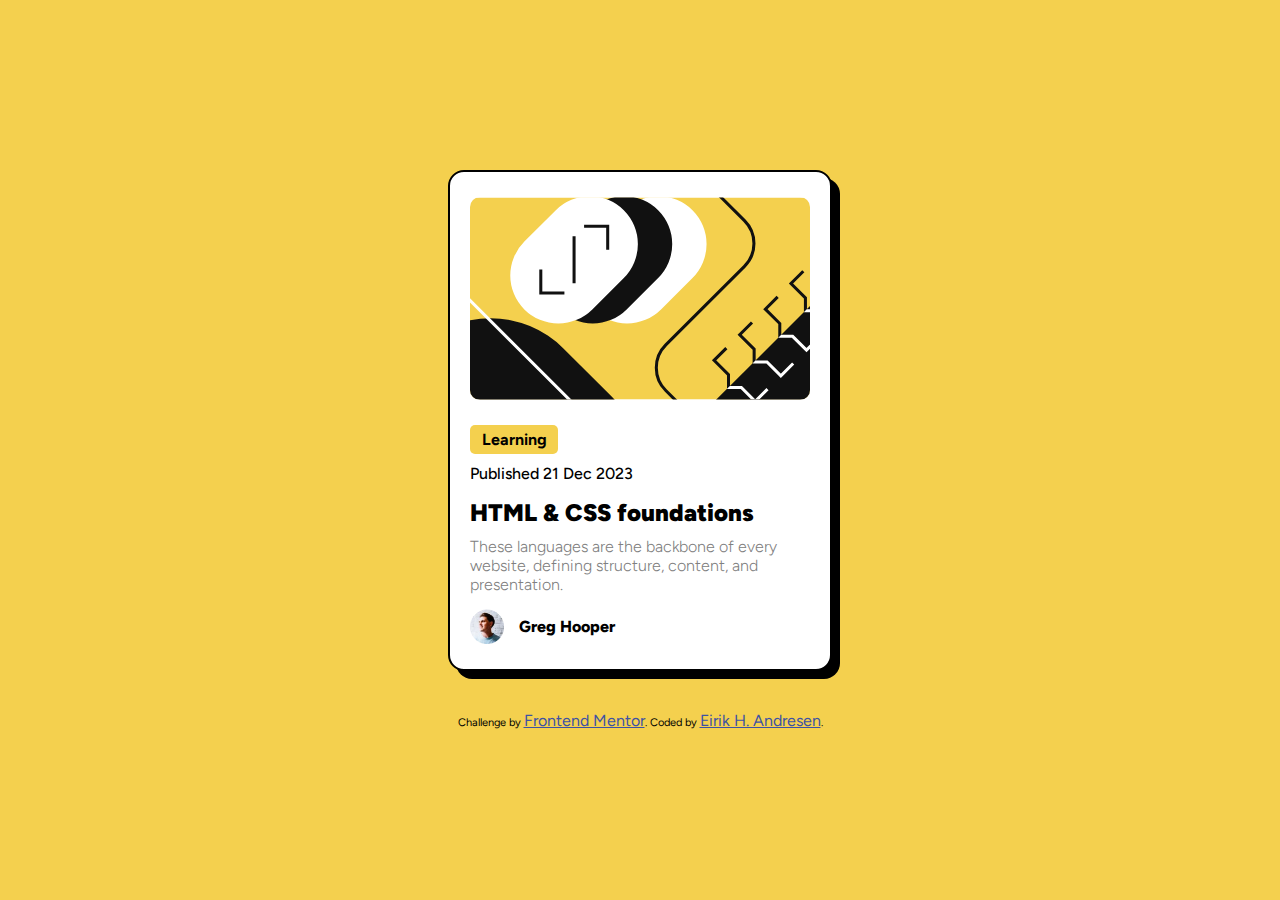
<file: 01-getting-started-on-frontendmentor/blog-preview-card-main/index.html>
<!DOCTYPE html>
<html lang="en">
  <head>
    <meta charset="UTF-8" />
    <meta name="viewport" content="width=device-width, initial-scale=1.0" />
    <!-- displays site properly based on user's device -->

    <link rel="stylesheet" href="style.css" />

    <title>Frontend Mentor | Blog preview card</title>

    <!-- Feel free to remove these styles or customise in your own stylesheet 👍 -->
    <style>
      .attribution {
        font-size: 11px;
        text-align: center;
      }
      .attribution a {
        color: hsl(228, 45%, 44%);
      }
    </style>
  </head>
  <body>
    <div id="page">
      <div id="card">
        <!-- image -->
        <div id="image">
          <img
            src="./assets/images/illustration-article.svg"
            alt="stylish yellow and black image"
          />
        </div>

        <!-- tag and date info -->
        <div id="tag-and-date">
          <p id="learning">Learning</p>
          <p id="date">Published 21 Dec 2023</p>
        </div>

        <!-- title and text -->
        <div id="title-text">
          <h3>HTML & CSS foundations</h3>
          <p>
            These languages are the backbone of every website, defining
            structure, content, and presentation.
          </p>
        </div>

        <!-- icon image and name -->
        <div id="icon-image">
          <img src="./assets/images/image-avatar.webp" alt="profile picture" />
          <p>Greg Hooper</p>
        </div>
      </div>

      <!-- footer info -->
      <div class="attribution">
        Challenge by
        <a href="https://www.frontendmentor.io?ref=challenge" target="_blank"
          >Frontend Mentor</a
        >. Coded by <a href="#">Eirik H. Andresen</a>.
      </div>
    </div>
  </body>
</html>
</file>
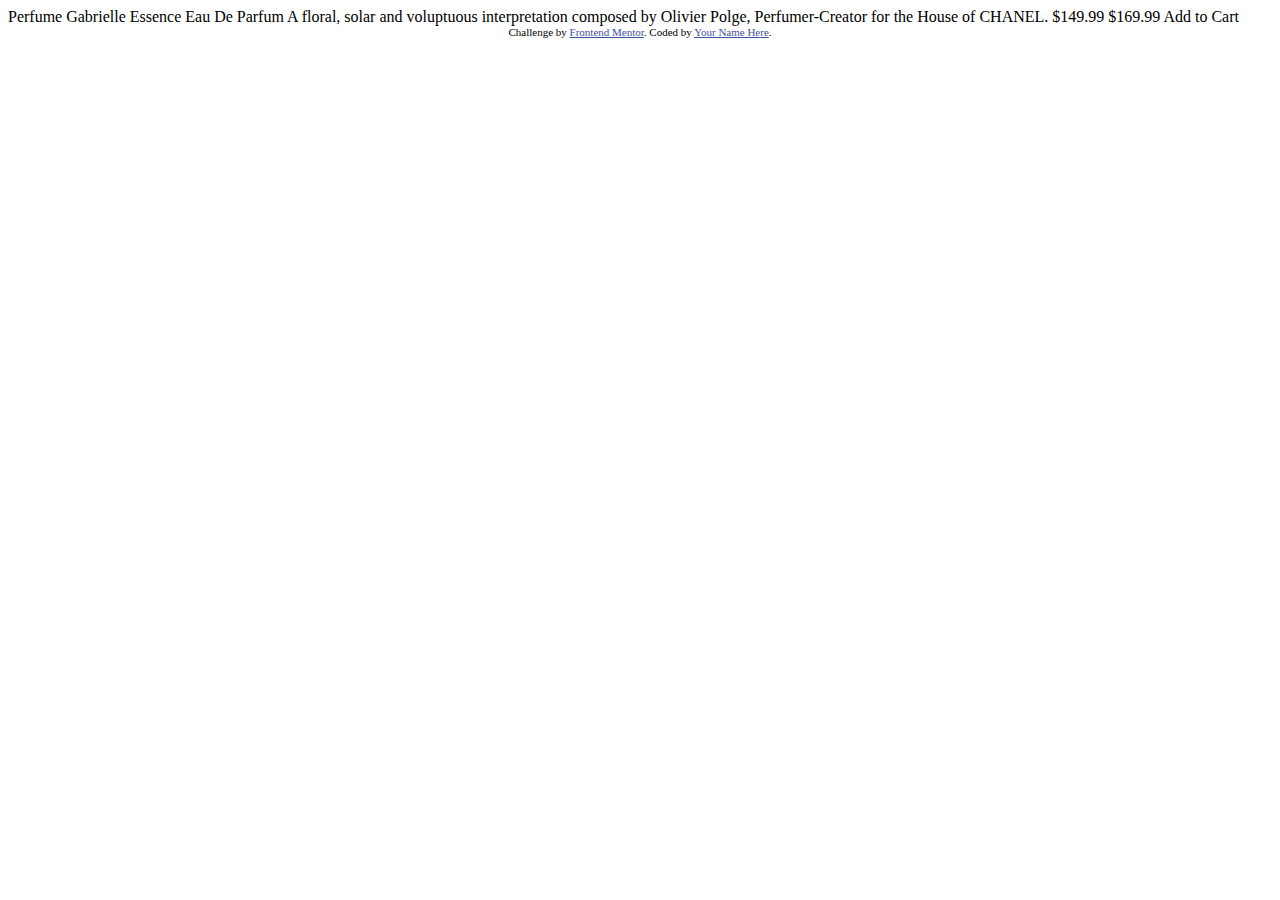
<file: 01-getting-started-on-frontendmentor/product-preview-card-component-main/index.html>
<!DOCTYPE html>
<html lang="en">
<head>
  <meta charset="UTF-8">
  <meta name="viewport" content="width=device-width, initial-scale=1.0"> <!-- displays site properly based on user's device -->

  <link rel="icon" type="image/png" sizes="32x32" href="./images/favicon-32x32.png">
  
  <title>Frontend Mentor | Product preview card component</title>

  <!-- Feel free to remove these styles or customise in your own stylesheet 👍 -->
  <style>
    .attribution { font-size: 11px; text-align: center; }
    .attribution a { color: hsl(228, 45%, 44%); }
  </style>
</head>
<body>

  Perfume

  Gabrielle Essence Eau De Parfum

  A floral, solar and voluptuous interpretation composed by Olivier Polge, 
  Perfumer-Creator for the House of CHANEL.

  $149.99
  $169.99

  Add to Cart
  
  <div class="attribution">
    Challenge by <a href="https://www.frontendmentor.io?ref=challenge" target="_blank">Frontend Mentor</a>. 
    Coded by <a href="#">Your Name Here</a>.
  </div>
</body>
</html>
</file>
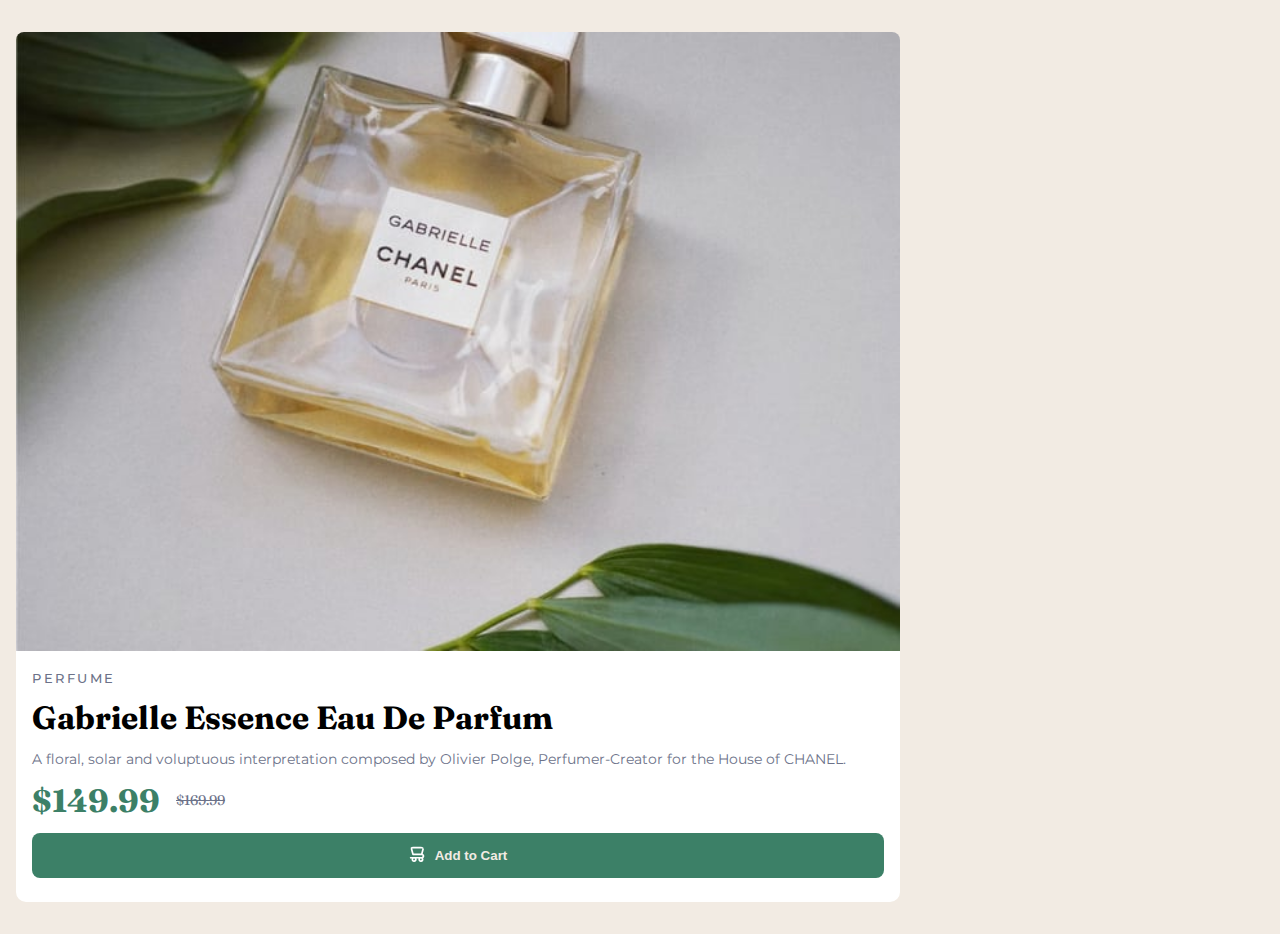
<file: 02-building-responsive-layouts/product-preview-card-component-main/index.html>
<!DOCTYPE html>
<html lang="en">
<head>
  <meta charset="UTF-8">
  <meta name="viewport" content="width=device-width, initial-scale=1.0"> <!-- displays site properly based on user's device -->

  <link rel="icon" type="image/png" sizes="32x32" href="./images/favicon-32x32.png">
  <link rel="stylesheet" href="main.css">
  
  <title>Frontend Mentor | Product preview card component</title>
</head>
<body>
  <div class="container">
    <div class="card">
      <!-- Image -->
      <img src="./images/image-product-mobile.jpg" alt="chanel-perfyme">

      <div class="content">      
      <!-- Title -->
       <p id="perfume">PERFUME</p>
       <h2 id="title">Gabrielle Essence Eau De Parfum</h2>

       <!-- Main text -->
        <p id="main-text">A floral, solar and voluptuous interpretation composed by Olivier Polge, 
          Perfumer-Creator for the House of CHANEL.</p>

      <!-- Price -->
       <div class="price-container">

         <h2 id="price">$149.99</h2>
         <p id="expired-price">$169.99</p>
        </div>

      <!-- Button -->
          <button><img id="cart" src="./images/icon-cart.svg" alt="cart icon">Add to Cart</button>

        </div>

    </div>
  </div>
  
</body>
</html>
</file>
<file: 01-getting-started-on-frontendmentor/blog-preview-card-main/style.css>
@import url('index.css');

* {
  margin: 0;
  padding: 0;
  box-sizing: border-box;
  font-family: var(--font-family);
  font-size: var(--font-size);
}

#page {
  height: 100vh;
  background: var(--color-yellow);
  display: flex;
  flex-direction: column;
  align-items: center;
  justify-content: center;
}

#card {
  background: var(--color-white);
  border: 2px solid black;
  box-shadow: 8px 8px black;
  width: 384px;
  padding: 20px;
  display: flex;
  flex-direction: column;
  border-radius: 1rem; /* equals 16px which is the default root font size */
}

#card:hover {
  box-shadow: 16px 16px black;
}

#image {
  justify-content: center;
  display: flex;
  width: 100%;
}

#image img {
  margin-top: 5px;
  border-radius: 10px;
  width: 100%;
}

#tag-and-date {
  display: flex;
  flex-direction: column;
}

#learning {
  background: var(--color-yellow);
  width: 20%;
  padding: 5px 10px;
  border-radius: 5px;
  box-sizing: content-box;
  font-weight: bold;
  margin-top: 25px;
  margin-bottom: 10px;
  text-align: center;
}

#date {
  font-weight: 500;
}

#title-text h3 {
  margin-top: 15px;
  margin-bottom: 10px;
  font-size: 24px;
  font-weight: 900;
}

/* make title yellow on mouse hover */
#title-text h3:hover {
  color: var(--color-yellow);
  cursor: pointer;
}

#title-text p {
  color: var(--color-grey);
  font-weight: 300;
  margin-bottom: 15px;
}

#icon-image {
  display: flex;
  align-items: center;
  gap: 15px;
  margin-bottom: 5px;
}

#icon-image img {
  width: 10%;
}

#icon-image p {
  font-weight: 800;
}

/* footer */
.attribution {
  margin-top: 40px;
}
</file>
<file: 02-building-responsive-layouts/product-preview-card-component-main/main.css>
@import url(variables.css);

* {
    margin: 0;
    padding: 0;
    box-sizing: border-box;
}

body {
    font-family: var(--font-family-montserrat);
    font-size: var(--font-size);
}

.container {
    background: var(--color-cream);
    display: flex;

}
.card {
    background-color: var(--color-white);
    margin: 2rem 1rem;
    border-radius: 10px;
}

img {
    width: 100%;
    border-top-left-radius: 8px;
    border-top-right-radius: 8px;
    margin-bottom: 1rem;
}

.content {
    padding: 0 1rem;
    display: flex;
    flex-direction: column;
    gap: .8rem;
}

#perfume {
    font-size: .8rem;
    letter-spacing: 2.5px;
    font-weight: 500;
    color: var(--color-darkGreyishBlue);
}

#title {
    font-family: var(--font-family-fraunces);
    font-size: 2rem;
}

#main-text {
    font-weight: 400;
    color: var(--color-darkGreyishBlue);
    padding-right: 38px;
}

.price-container {
    display: flex;
    font-family: var(--font-family-fraunces);
    align-items: center;
    gap: 1rem;
}

#price {
    color: var(--color-darkCyan);
    font-weight: 700;
    font-size: 2rem;
}

#expired-price {
    text-decoration: line-through;
    color: var(--color-darkGreyishBlue);
    font-weight: 400;
}

button {
    display: flex;
    align-items: center;
    justify-content: center;
    gap: 10px;
    border: none;
    margin-bottom: 1.5rem;
    background-color: var(--color-darkCyan);
    color: var(--color-cream);
    border-radius: 8px;
    font-weight: 600;
}

#cart {
    width: 16px;
    margin-top: 12px;
}
</file>
